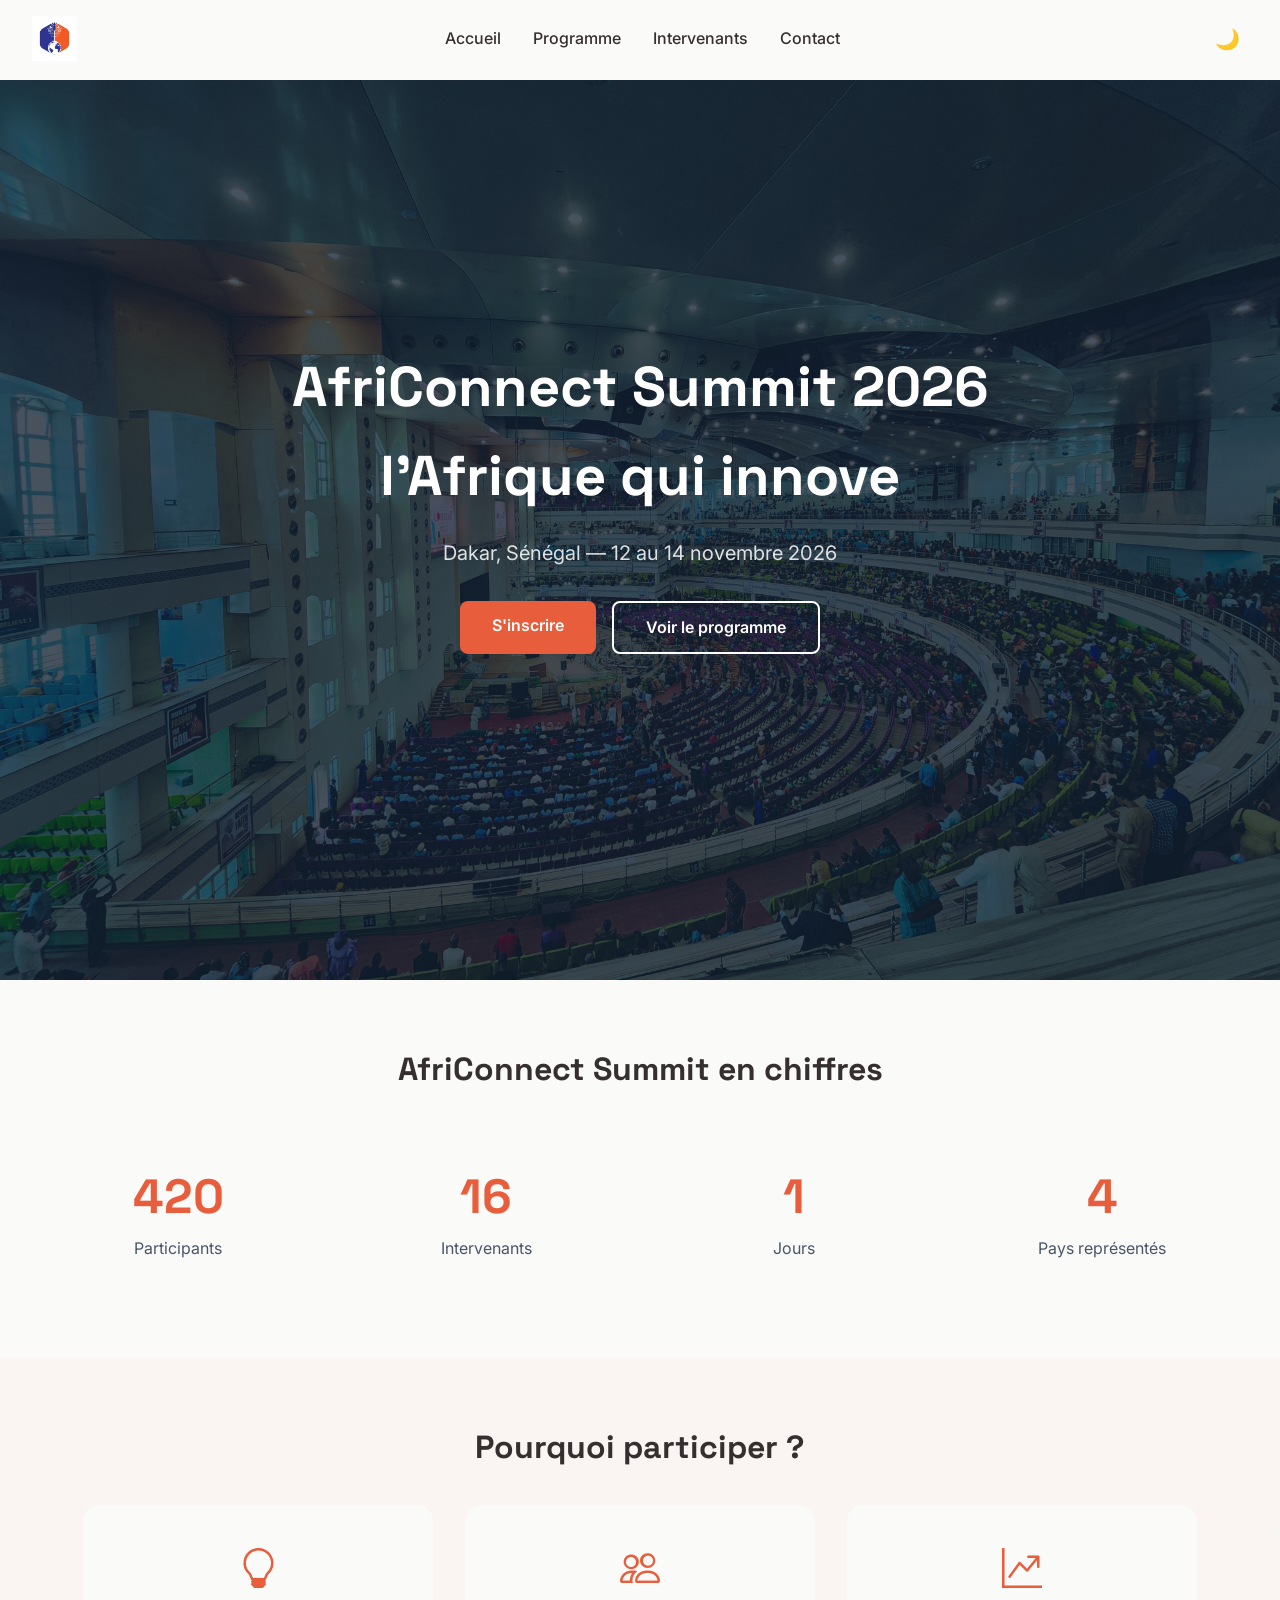
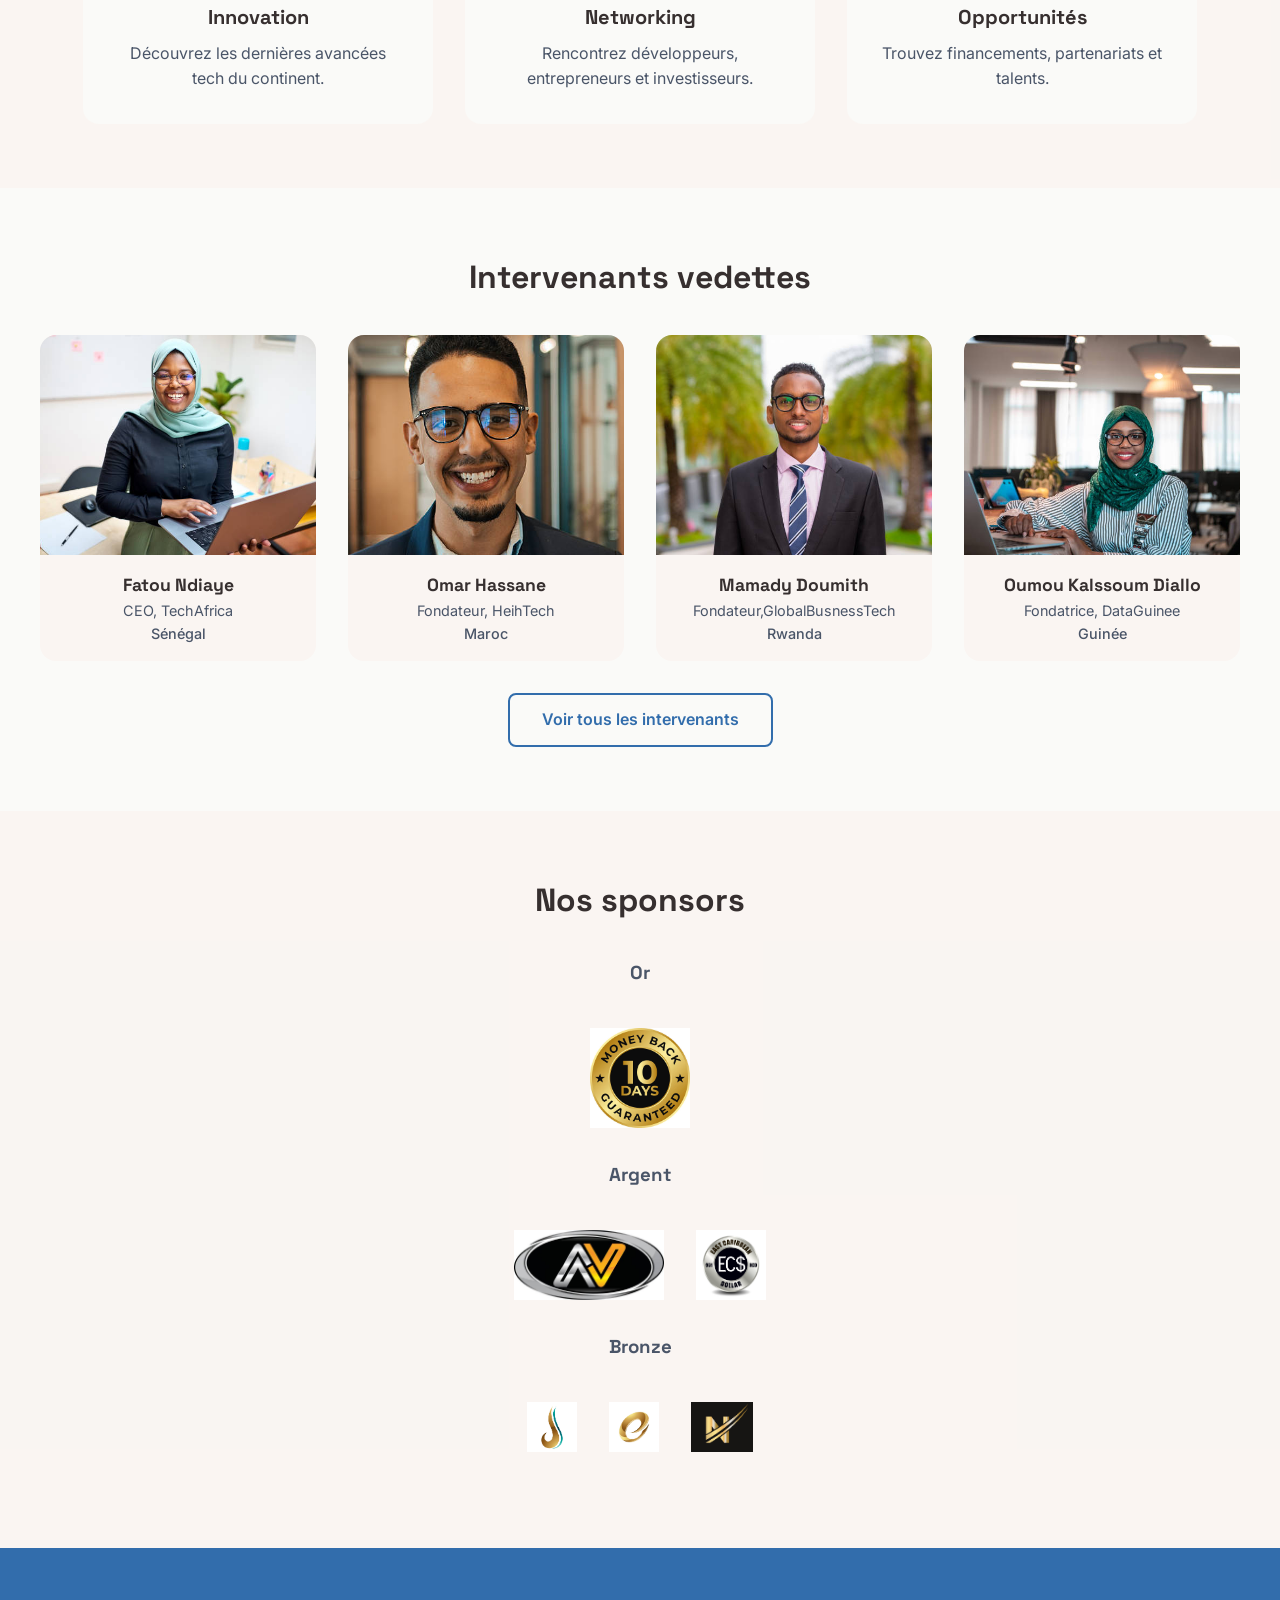
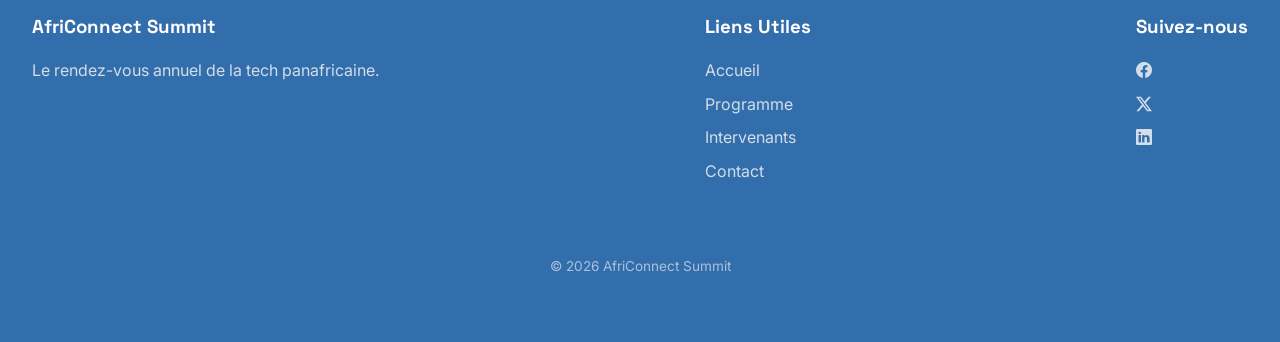
<file: index.html>
<!DOCTYPE html>
<html lang="fr">
<head>
    <meta charset="UTF-8">
    <meta name="viewport" content="width=device-width, initial-scale=1.0">
    <link rel="stylesheet" href="https://cdn.jsdelivr.net/npm/bootstrap-icons@1.11.3/font/bootstrap-icons.css">
    <link rel="preconnect" href="https://fonts.googleapis.com">
    <link rel="preconnect" href="https://fonts.gstatic.com" crossorigin>
    <link href="https://fonts.googleapis.com/css2?family=Space+Grotesk:wght@500;700&family=Inter:wght@400;500;600&display=swap" rel="stylesheet">
    <link rel="stylesheet" href="css/style.css">
    <title>AfriConnect Summit 2026 - Accueil</title>
</head>
<body>
  <header>
        <nav>
            <a href="index.html">
             <img src="images/LOGO.jpg" alt="Logo AfriConnect Summit 2026" class="logo">
            </a>

            <ul class="nav-links">
                <li><a href="index.html">Accueil</a></li>
                <li><a href="programme.html">Programme</a></li>
                <li><a href="intervenants.html">Intervenants</a></li>
                <li><a href="contact.html">Contact</a></li>
            </ul>

            <button id="theme-toggle" aria-label="Changer de thème">🌙</button>
            <button id="hamburger" aria-label="Ouvrir le menu">☰</button>
        </nav>
    </header>
    <main>
        <!-- SECTION HERO -->
        <section class="hero">
            <h1>AfriConnect Summit 2026  l'Afrique qui innove</h1>
            <p>Dakar, Sénégal — 12 au 14 novembre 2026</p>

            <div class="hero-buttons">
                <a href="contact.html" class="btn btn-primary">S'inscrire</a>
                <a href="programme.html" class="btn btn-secondary">Voir le programme</a>
            </div>

            <div class="countdown" id="countdown">
            </div>
        </section>
        <section class="stats">
    <h2>AfriConnect Summit en chiffres</h2>
    <div class="stats-grid">
        <div class="stat-item">
            <span class="stat-number" data-target="1200">0</span>
            <p>Participants</p>
        </div>
        <div class="stat-item">
            <span class="stat-number" data-target="48">0</span>
            <p>Intervenants</p>
        </div>
        <div class="stat-item">
            <span class="stat-number" data-target="3">0</span>
            <p>Jours</p>
        </div>
        <div class="stat-item">
            <span class="stat-number" data-target="14">0</span>
            <p>Pays représentés</p>
        </div>
    </div>
</section>

<section class="why-attend">
    <h2>Pourquoi participer ?</h2>
    <div class="why-grid">
        <article class="why-item">
            <i class="bi bi-lightbulb"></i>
            <h3>Innovation</h3>
            <p>Découvrez les dernières avancées tech du continent.</p>
        </article>
        <article class="why-item">
            <i class="bi bi-people"></i>
            <h3>Networking</h3>
            <p>Rencontrez développeurs, entrepreneurs et investisseurs.</p>
        </article>
        <article class="why-item">
            <i class="bi bi-graph-up-arrow"></i>
            <h3>Opportunités</h3>
            <p>Trouvez financements, partenariats et talents.</p>
        </article>
    </div>
</section>

<section class="speakers-preview">
    <h2>Intervenants vedettes</h2>
    <div class="speakers-grid">
        <article class="speaker-card">
            <img src="images/FatouCEO.jpg" alt="Photo de Fatou Ndiaye, intervenante">
            <h3>Fatou Ndiaye</h3>
            <p>CEO, TechAfrica</p>
            <p>Sénégal</p>
        </article>
        <article class="speaker-card">
            <img src="images/OmarMaroc2.jpg" alt="Photo de Omar Hassane, intervenant">
            <h3>Omar Hassane</h3>
            <p>Fondateur, HeihTech</p>
            <p>Maroc</p>
        </article>
          <article class="speaker-card">
            <img src="images/istockRwanda2.jpg" alt="Photo de Mamady Doumith, intervenant">
            <h3>Mamady Doumith</h3>
            <p>Fondateur,GlobalBusnessTech </p>
            <p>Rwanda</p>
        </article>
          <article class="speaker-card">
            <img src="images/Oumou2.jpg" alt="Photo de Oumou Kalssoum Diallo, intervenant">
            <h3>Oumou Kalssoum Diallo</h3>
            <p>Fondatrice, DataGuinee</p>
            <p>Guinée</p>
        </article>
        <!-- ajoute 2 autres articles similaires -->
    </div>
    <a href="intervenants.html" class="btn btn-secondary">Voir tous les intervenants</a>
</section>

<section class="sponsors">
    <h2>Nos sponsors</h2>
    <div class="sponsor-group sponsor-gold">
        <h3>Or</h3>
        <img src="images/OR.jpg" alt="Logo sponsor Or 1">
    </div>
    <div class="sponsor-group sponsor-silver">
        <h3>Argent</h3>
        <img src="images/Argent1.jpg" alt="Logo sponsor Argent 1">
        <img src="images/argent2.jpg" alt="Logo sponsor Argent 2">
    </div>
    <div class="sponsor-group sponsor-bronze">
        <h3>Bronze</h3>
        <img src="images/Bronze.jpg" alt="Logo sponsor Bronze 1">
        <img src="images/Bronze12.jpg" alt="Logo sponsor Bronze 2">
        <img src="images/Bronze3.jpg" alt="Logo sponsor Bronze 3">
    </div>
</section>
    </main>

    <footer>
        <div class="footer-col">
            <h3>AfriConnect Summit</h3>
            <p>Le rendez-vous annuel de la tech panafricaine.</p>
        </div>

        <div class="footer-col">
            <h3>Liens Utiles</h3>
            <ul>
                <li><a href="index.html">Accueil</a></li>
                <li><a href="programme.html">Programme</a></li>
                <li><a href="intervenants.html">Intervenants</a></li>
                <li><a href="contact.html">Contact</a></li>
            </ul>
        </div>

    <div class="footer-col">
    <h3>Suivez-nous</h3>
    <ul class="social-icons">
        <li><a href="#" aria-label="Facebook"><i class="bi bi-facebook"></i></a></li>
        <li><a href="#" aria-label="Twitter"><i class="bi bi-twitter-x"></i></a></li>
        <li><a href="#" aria-label="LinkedIn"><i class="bi bi-linkedin"></i></a></li>
    </ul>
</div>

        <p class="copyright">&copy; <span id="year"></span> AfriConnect Summit</p>

        <button id="back-to-top" aria-label="Retour en haut">↑</button>
    </footer>
    <script src="js/main.js"></script>
</body>
</html>
</file>
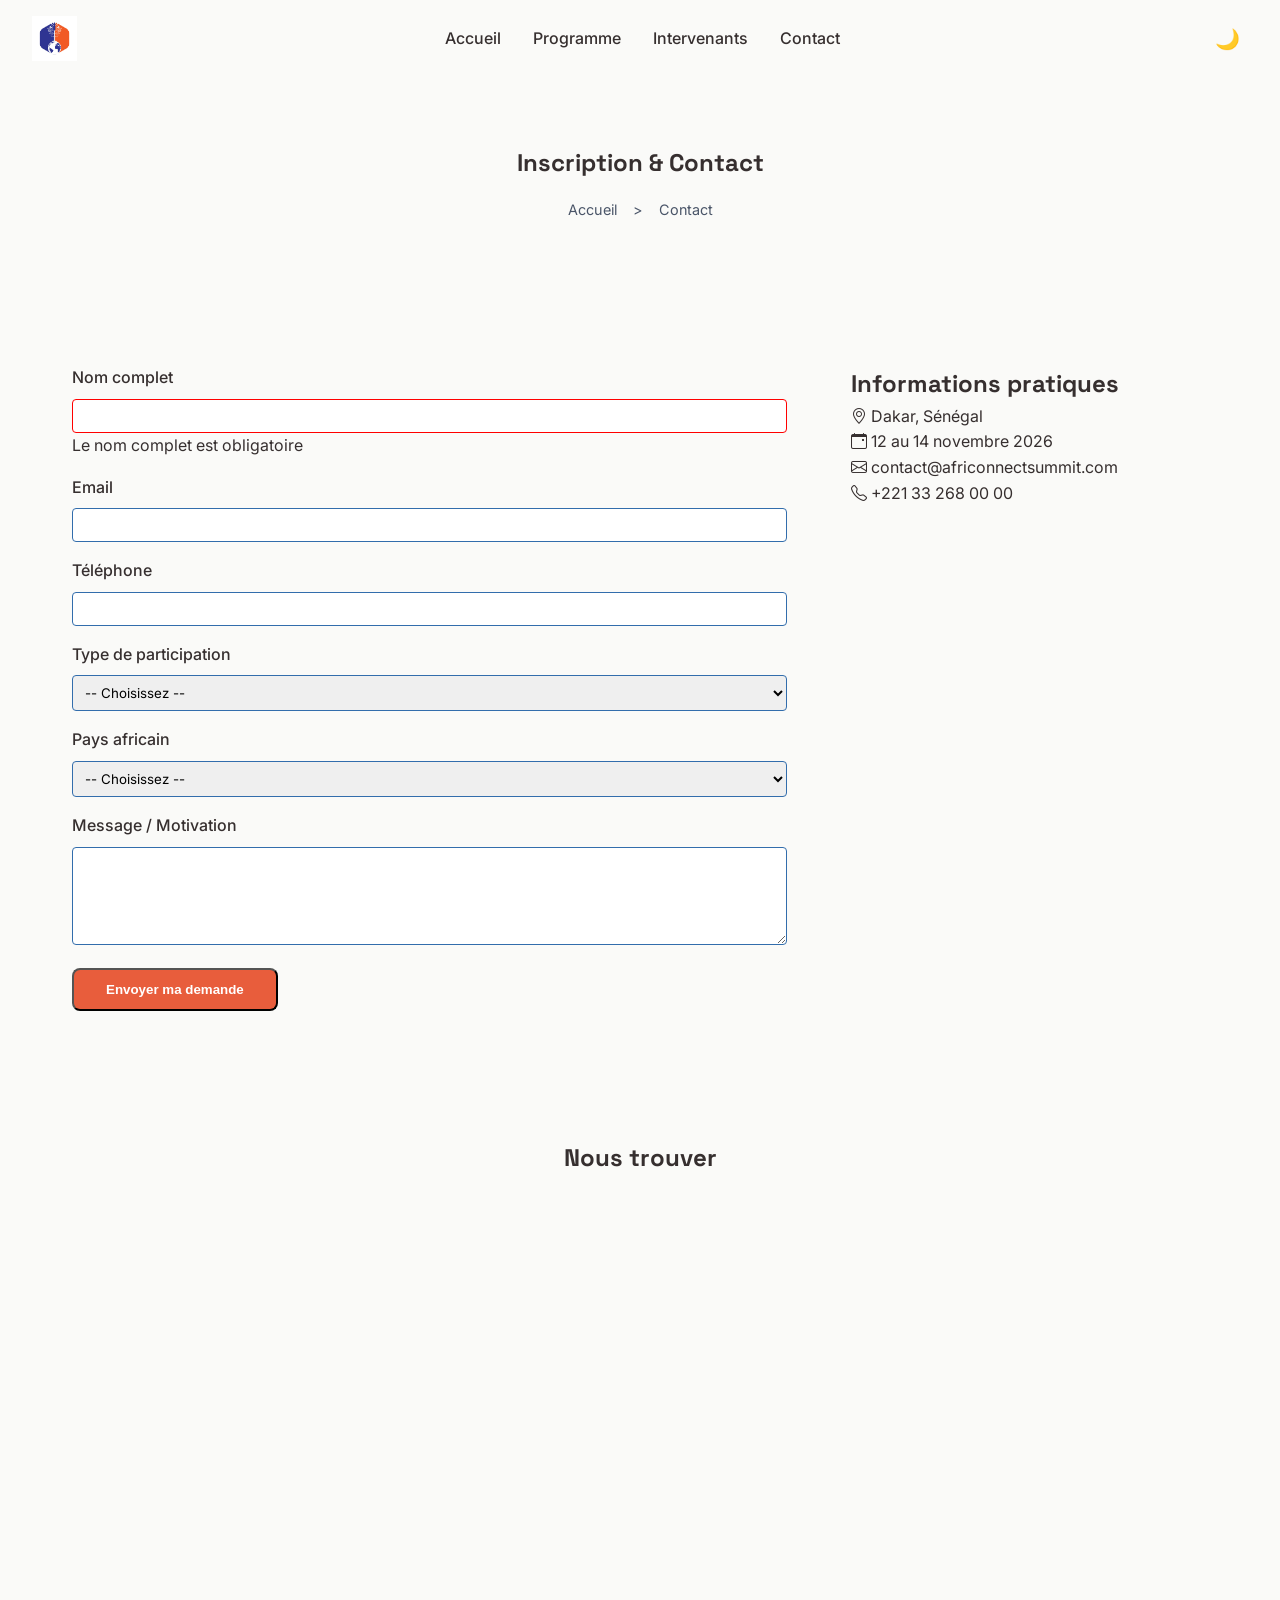
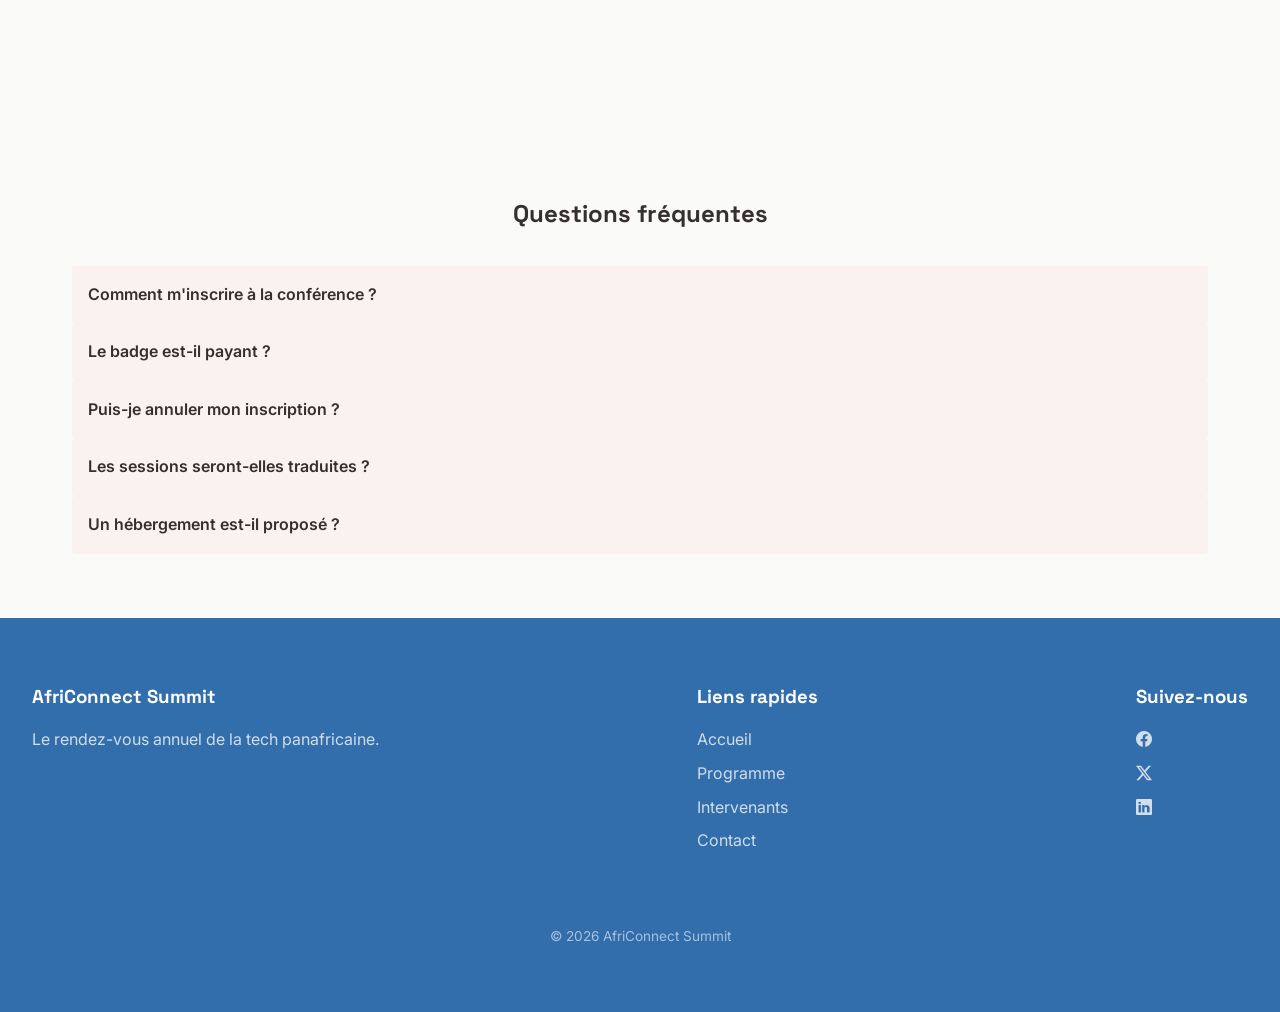
<file: contact.html>
<!DOCTYPE html>
<html lang="fr">
<head>
    <meta charset="UTF-8">
    <meta name="viewport" content="width=device-width, initial-scale=1.0">
    <link rel="stylesheet" href="https://cdn.jsdelivr.net/npm/bootstrap-icons@1.11.3/font/bootstrap-icons.css">
    <link rel="preconnect" href="https://fonts.googleapis.com">
    <link rel="preconnect" href="https://fonts.gstatic.com" crossorigin>
    <link href="https://fonts.googleapis.com/css2?family=Space+Grotesk:wght@500;700&family=Inter:wght@400;500;600&display=swap" rel="stylesheet">
    <link rel="stylesheet" href="css/style.css">
    <title>AfriConnect Summit 2026 - Inscription & Contact</title>
</head>
<body>
    <header>
        <nav>
            <a href="index.html">
             <img src="images/LOGO.jpg" alt="Logo AfriConnect Summit 2026" class="logo">
            </a>

            <ul class="nav-links">
                <li><a href="index.html">Accueil</a></li>
                <li><a href="programme.html">Programme</a></li>
                <li><a href="intervenants.html">Intervenants</a></li>
                <li><a href="contact.html">Contact</a></li>
            </ul>

            <button id="theme-toggle" aria-label="Changer de thème">🌙</button>
            <button id="hamburger" aria-label="Ouvrir le menu">☰</button>
        </nav>
    </header>

    <main>
        <!--  HERO INTERNE -->
        <section class="hero-interne">
            <h1>Inscription & Contact</h1>
            <nav aria-label="Fil d'Ariane">
                <a href="index.html">Accueil</a> &gt; <span>Contact</span>
            </nav>
        </section>

        <!-- FORMULAIRE + INFOS  -->
        <section class="contact-section">
            <form id="registration-form" class="registration-form" novalidate>
                <div class="form-group">
                    <label for="fullname">Nom complet</label>
                    <input type="text" id="fullname" name="fullname" required>
                    <span class="error-message"></span>
                </div>

                <div class="form-group">
                    <label for="email">Email</label>
                    <input type="email" id="email" name="email" required>
                    <span class="error-message"></span>
                </div>

                <div class="form-group">
                    <label for="phone">Téléphone</label>
                    <input type="tel" id="phone" name="phone" required>
                    <span class="error-message"></span>
                </div>

                <div class="form-group">
                    <label for="participation">Type de participation</label>
                    <select id="participation" name="participation" required>
                        <option value="">-- Choisissez --</option>
                        <option value="visiteur">Visiteur</option>
                        <option value="exposant">Exposant</option>
                        <option value="intervenant">Intervenant</option>
                        <option value="sponsor">Sponsor</option>
                    </select>
                    <span class="error-message"></span>
                </div>

                <div class="form-group">
                    <label for="country">Pays africain</label>
                    <select id="country" name="country" required>
                        <option value="">-- Choisissez --</option>
                        <option value="senegal">Sénégal</option>
                        <option value="cote-ivoire">Côte d'Ivoire</option>
                        <option value="ghana">Ghana</option>
                        <option value="nigeria">Nigéria</option>
                        <option value="cameroun">Cameroun</option>
                        <option value="kenya">Kenya</option>
                        <option value="maroc">Maroc</option>
                        <option value="burkina-faso">Burkina Faso</option>
                        <option value="mali">Mali</option>
                        <option value="guinee">Guinée</option>
                        <option value="rwanda">Rwanda</option>
                    </select>
                    <span class="error-message"></span>
                </div>

                <div class="form-group">
                    <label for="message">Message / Motivation</label>
                    <textarea id="message" name="message" rows="5" required></textarea>
                    <span class="error-message"></span>
                </div>

                <button type="submit" class="btn btn-primary">Envoyer ma demande</button>

                <div class="success-message" id="success-message"></div>
            </form>

            <aside class="contact-info">
                <h2>Informations pratiques</h2>
                <p><i class="bi bi-geo-alt"></i> Dakar, Sénégal</p>
                <p><i class="bi bi-calendar-event"></i> 12 au 14 novembre 2026</p>
                <p><i class="bi bi-envelope"></i> contact@africonnectsummit.com</p>
                <p><i class="bi bi-telephone"></i> +221 33 268 00 00</p>
            </aside>
        </section>
        
        <section class="map-section">
            <h2>Nous trouver</h2>
                <iframe src="https://www.google.com/maps/embed?pb=!1m18!1m12!1m3!1d123488.89531215838!2d-17.548226822671797!3d14.711009895952431!2m3!1f0!2f0!3f0!3m2!1i1024!2i768!4f13.1!3m3!1m2!1s0xec172f5b3c5bb71%3A0xb17c17d92d5db21f!2sDakar!5e0!3m2!1sfr!2ssn!4v1785166814682!5m2!1sfr!2ssn"
                 width="600" height="450" style="border:0;" allowfullscreen="" loading="lazy" referrerpolicy="strict-origin-when-cross-origin"></iframe>
        </section>

        <!-- FAQ ACCORDÉON CSS PUR -->
        <section class="faq-section">
            <h2>Questions fréquentes</h2>

            <div class="accordion">
                <div class="accordion-item">
                    <input type="checkbox" id="faq1" class="accordion-toggle">
                    <label for="faq1" class="accordion-header">Comment m'inscrire à la conférence ?</label>
                    <div class="accordion-content">
                        <p>Remplissez le formulaire ci-dessus avec vos informations et votre type de participation.</p>
                    </div>
                </div>

                <div class="accordion-item">
                    <input type="checkbox" id="faq2" class="accordion-toggle">
                    <label for="faq2" class="accordion-header">Le badge est-il payant ?</label>
                    <div class="accordion-content">
                        <p>L'inscription visiteur est gratuite, les formules exposant et sponsor sont payantes.</p>
                    </div>
            </div>

            <div class="accordion-item">
                   <input type="checkbox" id="faq3" class="accordion-toggle">
                   <label for="faq3" class="accordion-header">Puis-je annuler mon inscription ?</label>
                   <div class="accordion-content">
             <p>Oui, une annulation est possible jusqu'à 15 jours avant l'événement en nous contactant par email.</p>
    </div>
</div>

    <div class="accordion-item">
           <input type="checkbox" id="faq4" class="accordion-toggle">
           <label for="faq4" class="accordion-header">Les sessions seront-elles traduites ?</label>
           <div class="accordion-content">
    <p>Les sessions principales seront proposées en français et en anglais avec traduction simultanée.</p>
    </div>
    </div>

        <div class="accordion-item">
           <input type="checkbox" id="faq5" class="accordion-toggle">
           <label for="faq5" class="accordion-header">Un hébergement est-il proposé ?</label>
           <div class="accordion-content">
           <p>Nous proposons une liste d'hôtels partenaires à tarifs préférentiels, envoyée après inscription.</p>
        </div>
    </div>
 </div>
     </section>
    </main>
     <footer>
        <div class="footer-col">
            <h3>AfriConnect Summit</h3>
            <p>Le rendez-vous annuel de la tech panafricaine.</p>
        </div>

        <div class="footer-col">
            <h3>Liens rapides</h3>
            <ul>
                <li><a href="index.html">Accueil</a></li>
                <li><a href="programme.html">Programme</a></li>
                <li><a href="intervenants.html">Intervenants</a></li>
                <li><a href="contact.html">Contact</a></li>
            </ul>
        </div>

     <div class="footer-col">
    <h3>Suivez-nous</h3>
    <ul class="social-icons">
        <li><a href="#" aria-label="Facebook"><i class="bi bi-facebook"></i></a></li>
        <li><a href="#" aria-label="Twitter"><i class="bi bi-twitter-x"></i></a></li>
        <li><a href="#" aria-label="LinkedIn"><i class="bi bi-linkedin"></i></a></li>
    </ul>
</div>

        <p class="copyright">&copy; <span id="year"></span> AfriConnect Summit</p>

        <button id="back-to-top" aria-label="Retour en haut">↑</button>
    </footer>
    <script src="js/main.js"></script>
</body>
</html>
</file>
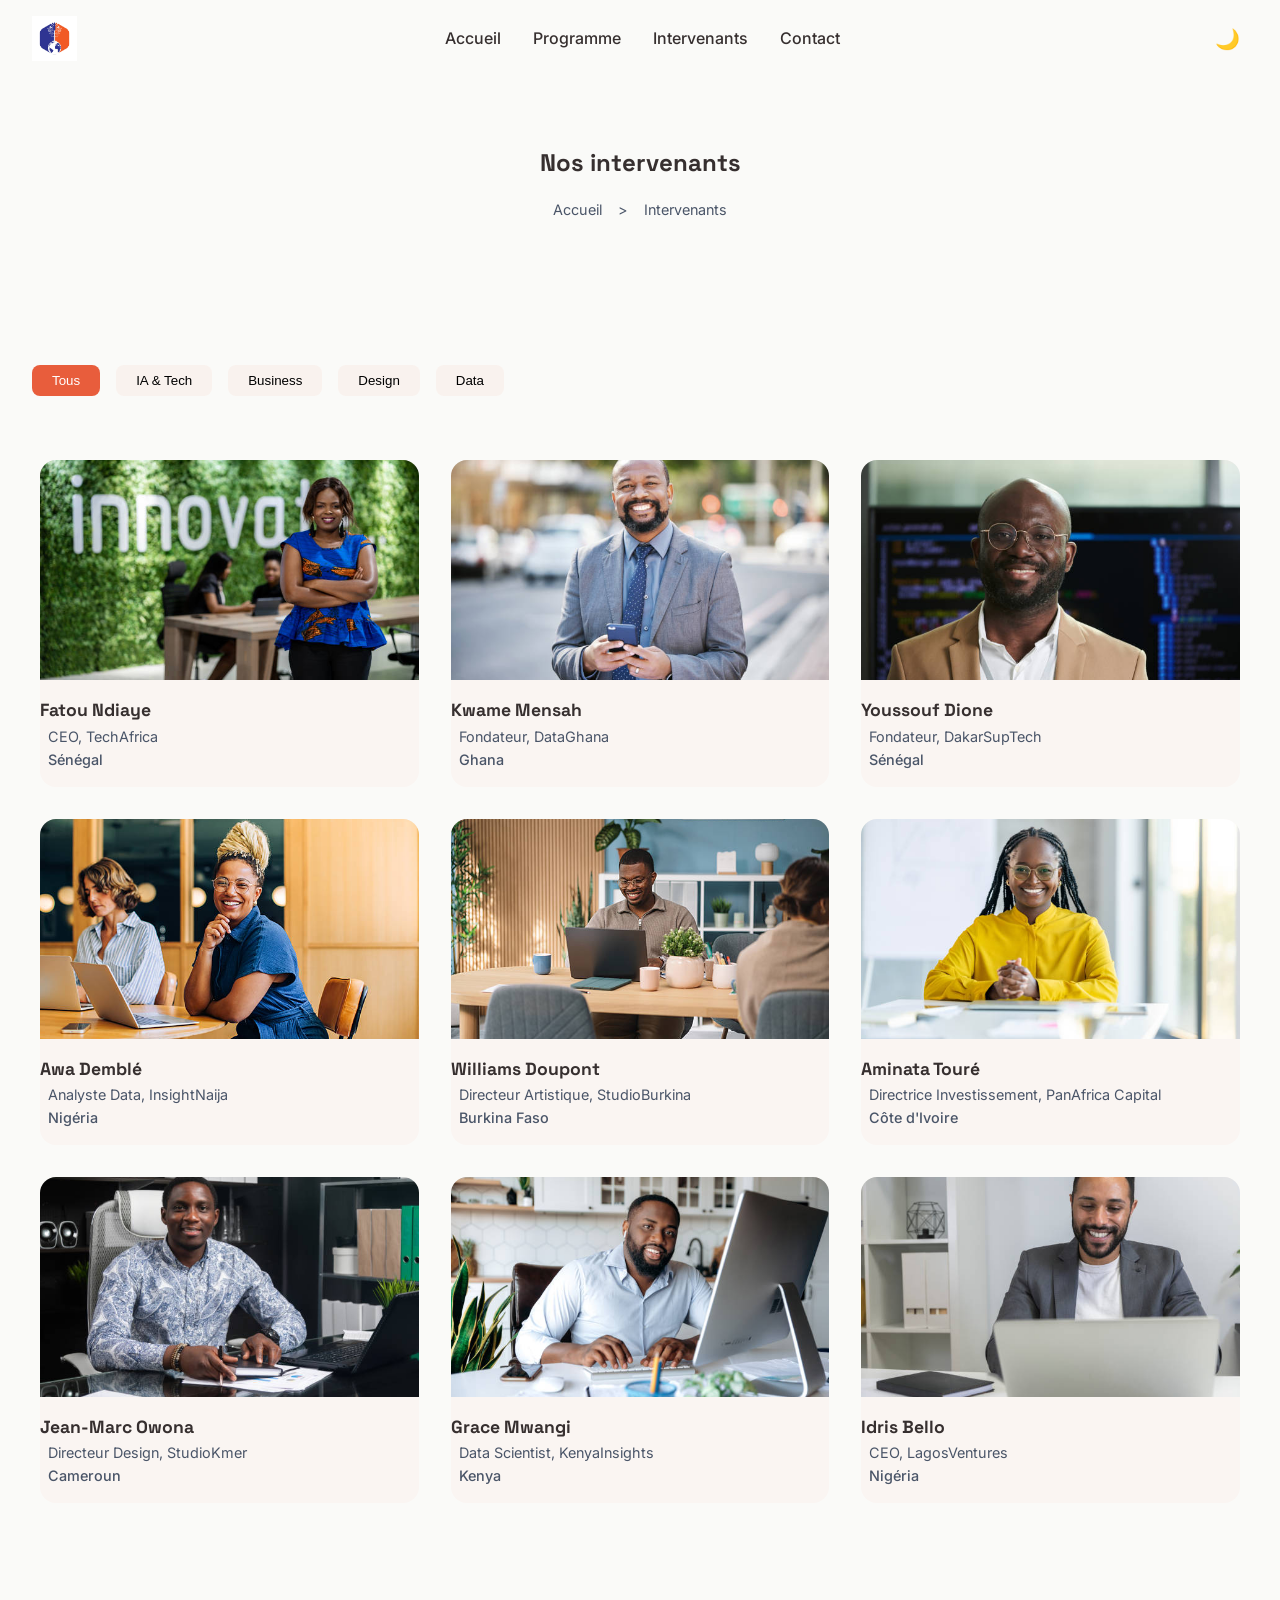
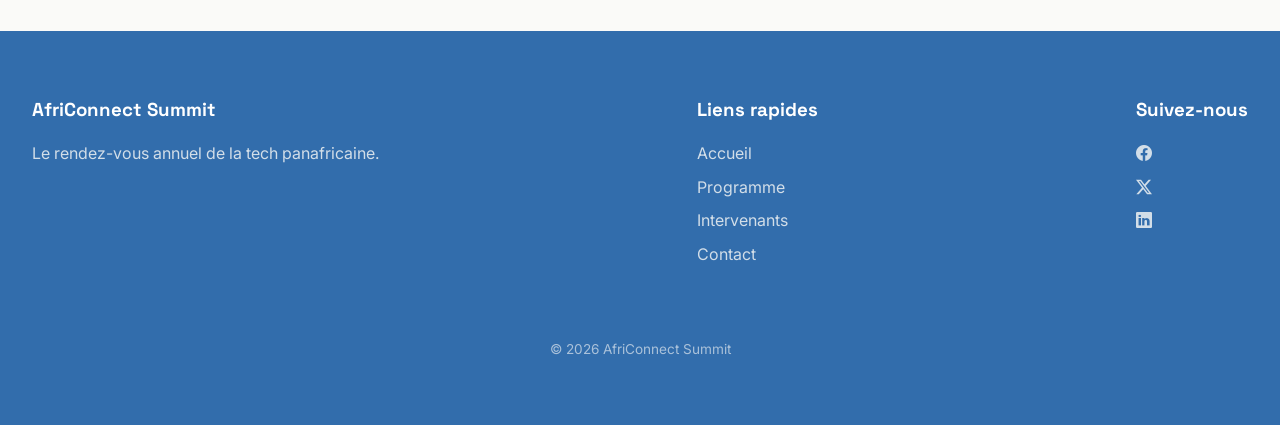
<file: intervenants.html>
<!DOCTYPE html>
<html lang="fr">
<head>
    <meta charset="UTF-8">
    <meta name="viewport" content="width=device-width, initial-scale=1.0">
    <link rel="stylesheet" href="https://cdn.jsdelivr.net/npm/bootstrap-icons@1.11.3/font/bootstrap-icons.css">
    <link rel="preconnect" href="https://fonts.googleapis.com">
    <link rel="preconnect" href="https://fonts.gstatic.com" crossorigin>
    <link href="https://fonts.googleapis.com/css2?family=Space+Grotesk:wght@500;700&family=Inter:wght@400;500;600&display=swap" rel="stylesheet">
    <link rel="stylesheet" href="css/style.css">
    <title>AfriConnect Summit 2026 - Intervenants</title>
</head>
<body>
    <header>
        <nav>
            <a href="index.html">
             <img src="images/LOGO.jpg" alt="Logo AfriConnect Summit 2026" class="logo">
            </a>

            <ul class="nav-links">
                <li><a href="index.html">Accueil</a></li>
                <li><a href="programme.html">Programme</a></li>
                <li><a href="intervenants.html">Intervenants</a></li>
                <li><a href="contact.html">Contact</a></li>
            </ul>

            <button id="theme-toggle" aria-label="Changer de thème">🌙</button>
            <button id="hamburger" aria-label="Ouvrir le menu">☰</button>
        </nav>
    </header>
    
    <main>
        <!--  HERO INTERNE  -->
        <section class="hero-interne">
            <h1>Nos intervenants</h1>
            <nav aria-label="Fil d'Ariane">
                <a href="index.html">Accueil</a> &gt; <span>Intervenants</span>
            </nav>
        </section>

        <!--  FILTRAGE DYNAMIQUE  -->
        <section class="speakers-page">
            <div class="filter-buttons">
                <button class="filter-btn active" data-filter="tous">Tous</button>
                <button class="filter-btn" data-filter="ia-tech">IA & Tech</button>
                <button class="filter-btn" data-filter="business">Business</button>
                <button class="filter-btn" data-filter="design">Design</button>
                <button class="filter-btn" data-filter="data">Data</button>
            </div>

            <!--  GRILLE D'INTERVENANTS  -->
            <div class="speakers-grid-full">
                <article class="speaker-card" data-category="ia-tech">
                    <img src="images/fatouCEOInterv2.jpg" alt="Photo de Fatou Ndiaye, intervenante">
                    <h3>Fatou Ndiaye</h3>
                    <p>CEO, TechAfrica</p>
                    <p>Sénégal</p>
                </article>

                <article class="speaker-card" data-category="business">
                    <img src="images/DataGhana2.jpg" alt="Photo de Kwame Mensah, intervenant">
                    <h3>Kwame Mensah</h3>
                    <p>Fondateur, DataGhana</p>
                    <p>Ghana</p>
                </article>
                <article class="speaker-card" data-category="ia-tech">
                    <img src="images/senegalDionex612.jpg" alt="Photo de Youssouf Dione, intervenant">
                    <h3>Youssouf Dione</h3>
                    <p>Fondateur, DakarSupTech</p>
                    <p>Sénégal</p>
                </article>
                <article class="speaker-card" data-category="data">
                    <img src="images/NegeriaAwa2.jpg" alt="Photo de Awa Demblé , intervenante">
                    <h3>Awa Demblé</h3>
                    <p>Analyste Data, InsightNaija</p>
                    <p>Nigéria</p>
                </article>
                <article class="speaker-card" data-category="design">
                    <img src="images/burkina2.jpg" alt="Photo de Williams Doupont, intervenant">
                    <h3>Williams Doupont</h3>
                    <p>Directeur Artistique, StudioBurkina</p>
                    <p>Burkina Faso</p>
                </article>
                <article class="speaker-card" data-category="business">
                    <img src="images/Guineennex612.jpg" alt="Photo de Aminata Touré, intervenante">
                    <h3>Aminata Touré</h3>
                    <p>Directrice Investissement, PanAfrica Capital</p>
                    <p>Côte d'Ivoire</p>
              </article>
            <article class="speaker-card" data-category="design">
              <img src="images/cameroun2.jpg" alt="Photo de Jean-Marc Owona, intervenant">
              <h3>Jean-Marc Owona</h3>
              <p>Directeur Design, StudioKmer</p>
              <p>Cameroun</p>
           </article>

            <article class="speaker-card" data-category="data">
                <img src="images/Kenya.jpg" alt="Photo de Grace Mwangi, intervenante">
                <h3>Grace Mwangi</h3>
                <p>Data Scientist, KenyaInsights</p>
                <p>Kenya</p>
           </article>

        <article class="speaker-card" data-category="business">
             <img src="images/Negeria.jpg" alt="Photo de Idris Bello, intervenant">
             <h3>Idris Bello</h3>
             <p>CEO, LagosVentures</p>
             <p>Nigéria</p>
        </article>                    
    </div>
    </section>
    </main>
    <footer>
        <div class="footer-col">
            <h3>AfriConnect Summit</h3>
            <p>Le rendez-vous annuel de la tech panafricaine.</p>
        </div>

        <div class="footer-col">
            <h3>Liens rapides</h3>
            <ul>
                <li><a href="index.html">Accueil</a></li>
                <li><a href="programme.html">Programme</a></li>
                <li><a href="intervenants.html">Intervenants</a></li>
                <li><a href="contact.html">Contact</a></li>
            </ul>
        </div>

     <div class="footer-col">
    <h3>Suivez-nous</h3>
    <ul class="social-icons">
        <li><a href="#" aria-label="Facebook"><i class="bi bi-facebook"></i></a></li>
        <li><a href="#" aria-label="Twitter"><i class="bi bi-twitter-x"></i></a></li>
        <li><a href="#" aria-label="LinkedIn"><i class="bi bi-linkedin"></i></a></li>
    </ul>
</div>
        <p class="copyright">&copy; <span id="year"></span> AfriConnect Summit</p>

        <button id="back-to-top" aria-label="Retour en haut">↑</button>
    </footer>
    <script src="js/main.js"></script>
</body>
</html>
</file>
<file: css/style.css>
:root {

    --color-primary: #E85D3C;
    --color-secondary: #326dac;
    --color-bg: #FAFAF8;
    --color-text: #362f2f;
    --color-text-secondary: #4A5568;

    --font-heading: 'Space Grotesk', sans-serif;
    --font-body: 'Inter', sans-serif;

    --spacing-sm: 0.5rem;
    --spacing-md: 1rem;
    --spacing-lg: 2rem;
    --spacing-xl: 4rem;

    --radius-sm: 4px;
    --radius-md: 8px;
    --radius-lg: 16px;
}

/* DARK MODE  */

 [data-theme="dark"] {
    --color-bg: #0D1B2A;
    --color-text: #FAFAF8;
    --color-secondary: #1A2A3A;
    --color-text-secondary: #B0B8C4;
    box-shadow: 0 4px 20px rgba(0,0,0,0.4);
}

* {
    margin: 0;
    padding: 0;
    box-sizing: border-box;
}

body {
    font-family: var(--font-body);
    background-color: var(--color-bg);
    color: var(--color-text);
    line-height: 1.6;
}

h1, h2, h3 {
    font-family: var(--font-heading);
}

a {
    text-decoration: none;
    color: inherit;
}

img {
    max-width: 100%;
    display: block;
}

ul {
    list-style: none;
}

/* NAVBAR */
header {
    position: fixed;
    top: 0;
    left: 0;
    width: 100%;
    background-color: var(--color-bg);
    z-index: 1000;
    transition: box-shadow 0.3s ease, background-color 0.3s ease;
}

header.scrolled {
    background-color: var(--color-secondary);
}

header.scrolled .logo,
header.scrolled .nav-links a,
header.scrolled #theme-toggle,
header.scrolled #hamburger {
    color: white;
}

nav {
    display: flex;
    align-items: center;
    justify-content: space-between;
    padding: var(--spacing-md) var(--spacing-lg);
    max-width: 1400px;
    margin: 0 auto;
}


.nav-links {
    display: flex;
    gap: var(--spacing-lg);
}

.nav-links a {
    font-weight: 500;
    transition: color 0.3s ease;
}

.nav-links a:hover {
    color: var(--color-primary);
}

#theme-toggle,
#hamburger {
    background: none;
    border: none;
    font-size: 1.25rem;
    cursor: pointer;
    padding: var(--spacing-sm);
}

#hamburger {
    display: none;
}

main {
    padding-top: 80px;
}

@media (max-width: 768px) {
    .nav-links {
        display: none;
    }
    #hamburger {
        display: block;
    }
    .stats-grid {
        grid-template-columns: repeat(2, 1fr);
    }
    .speakers-grid {
        grid-template-columns: repeat(2, 1fr);
    }
    .thematiques-grid {
        grid-template-columns: repeat(2, 1fr);
    }
    .speakers-grid-full {
        grid-template-columns: repeat(2, 1fr);
    }
    .contact-section {
        flex-direction: column;
    }
}
@media (max-width: 480px) {
    .stats-grid,
    .speakers-grid,
    .thematiques-grid,
    .speakers-grid-full {
        grid-template-columns: 1fr;
    }
}
/*  HERO */
.hero {
    min-height: 100vh;
    display: flex;
    flex-direction: column;
    justify-content: center;
    align-items: center;
    text-align: center;
    padding: var(--spacing-xl);
    background: linear-gradient(rgba(13, 27, 42, 0.75), rgba(13, 27, 42, 0.75)), url("../images/hero.jpg");
    background-size: cover;
    background-position: center;
    color: white;
}
.hero h1 {
    font-size: clamp(2rem, 5vw, 3.5rem);
    max-width: 800px;
    margin-bottom: var(--spacing-md);
}

.logo{
    height: 45px;
    width: auto;
}

.hero p {
    font-size: 1.25rem;
    color:  rgba(255, 255, 255, 0.85);
    margin-bottom: var(--spacing-lg);
}

.hero-buttons {
    display: flex;
    gap: var(--spacing-md);
    margin-bottom: var(--spacing-xl);
}

.btn {
    display: inline-block;
    padding: 0.75rem 2rem;
    border-radius: var(--radius-md);
    font-weight: 600;
    transition: transform 0.3s ease, box-shadow 0.3s ease;
}

.btn-primary {
    background-color: var(--color-primary);
    color: white;
}

.btn-secondary {
    background-color: transparent;
    border: 2px solid var(--color-secondary);
    color: var(--color-secondary);
}

.hero .btn-secondary {
    border-color: white;
    color: white;
}

.btn:hover {
    transform: translateY(-3px);
    box-shadow: 0 8px 20px rgba(0, 0, 0, 0.15);
}

.countdown {
    display: flex;
    gap: var(--spacing-md);
    font-family: var(--font-heading);
    font-size: 1.5rem;
    font-weight: 700;
    color: var(--color-primary);
}

/* CHIFFRES CLÉS  */
.stats {
    padding: var(--spacing-xl) var(--spacing-lg);
    text-align: center;
}

.stats h2 {
    font-size: 2rem;
    margin-bottom: var(--spacing-lg);
}

.stats-grid {
    display: grid;
    grid-template-columns: repeat(4, 1fr);
    gap: var(--spacing-lg);
    max-width: 1200px;
    margin: 0 auto;
}

.stat-item {
    padding: var(--spacing-lg);
}

.stat-number {
    display: block;
    font-family: var(--font-heading);
    font-size: 3rem;
    font-weight: 700;
    color: var(--color-primary);
}

.stat-item p {
    font-size: 1rem;
    color: var(--color-text-secondary);
}

/*  POURQUOI PARTICIPER  */
.why-attend {
    padding: var(--spacing-xl) var(--spacing-lg);
    text-align: center;
    background-color: rgba(232, 93, 60, 0.03);
}

.why-attend h2 {
    font-size: 2rem;
    margin-bottom: var(--spacing-lg);
}

.why-grid {
    display: flex;
    justify-content: center;
    gap: var(--spacing-lg);
    max-width: 1200px;
    margin: 0 auto;
    flex-wrap: wrap;
}

.why-item {
    flex: 1;
    min-width: 250px;
    max-width: 350px;
    padding: var(--spacing-lg);
    background-color: var(--color-bg);
    border-radius: var(--radius-lg);
    transition: transform 0.3s ease;
}

.why-item:hover {
    transform: translateY(-8px);
}

.why-item i {
    font-size: 2.5rem;
    color: var(--color-primary);
    margin-bottom: var(--spacing-md);
}

.why-item h3 {
    font-size: 1.25rem;
    margin-bottom: var(--spacing-sm);
}

.why-item p {
    color: var(--color-text-secondary);
}

/* INTERVENANTS VEDETTES  */
.speakers-preview {
    padding: var(--spacing-xl) var(--spacing-lg);
    text-align: center;
}

.speakers-preview h2 {
    font-size: 2rem;
    margin-bottom: var(--spacing-lg);
}

.speakers-grid {
    display: grid;
    grid-template-columns: repeat(4, 1fr);
    gap: var(--spacing-lg);
    max-width: 1200px;
    margin: 0 auto var(--spacing-lg);
}

.speaker-card {
    background-color: rgba(232, 93, 60, 0.03);
    border-radius: var(--radius-lg);
    overflow: hidden;
    transition: transform 0.3s ease, box-shadow 0.3s ease;
}

.speaker-card:hover {
    transform: translateY(-6px);
    box-shadow: 0 10px 25px rgba(0, 0, 0, 0.1);
}

.speaker-card img {
    width: 100%;
    height: 220px;
    object-fit: cover;
}

.speaker-card h3 {
    margin-top: var(--spacing-md);
    font-size: 1.1rem;
}

.speaker-card p {
    padding: 0 var(--spacing-sm);
    color: var(--color-text-secondary);
    font-size: 0.9rem;
}

.speaker-card p:last-child {
    padding-bottom: var(--spacing-md);
    font-weight: 500;
}

/* ===== SPONSORS ===== */
.sponsors {
    padding: var(--spacing-xl) var(--spacing-lg);
    text-align: center;
    background-color: rgba(232, 93, 60, 0.03);
}

.sponsors h2 {
    font-size: 2rem;
    margin-bottom: var(--spacing-lg);
}

.sponsor-group {
    display: flex;
    justify-content: center;
    align-items: center;
    gap: var(--spacing-lg);
    flex-wrap: wrap;
    margin-bottom: var(--spacing-lg);
}

.sponsor-group h3 {
    width: 100%;
    margin-bottom: var(--spacing-sm);
    color: var(--color-text-secondary);
}

.sponsor-gold img {
    height: 100px;
}

.sponsor-silver img {
    height: 70px;
}

.sponsor-bronze img {
    height: 50px;
}

/*  FOOTER  */
footer {
    display: flex;
    flex-wrap: wrap;
    justify-content: space-between;
    gap: var(--spacing-lg);
    padding: var(--spacing-xl) var(--spacing-lg);
    background-color: var(--color-secondary);
    color: var(--color-bg);
    position: relative;
}

.footer-col h3 {
    margin-bottom: var(--spacing-md);
    color: white;
}

.footer-col ul li {
    margin-bottom: var(--spacing-sm);
}

.footer-col a {
    color: rgba(250, 250, 248, 0.8);
    transition: color 0.3s ease;
}

.footer-col a:hover {
    color: var(--color-primary);
}
.footer-col p {
    color: rgba(250, 250, 248, 0.8);
}

.copyright {
    width: 100%;
    text-align: center;
    padding-top: var(--spacing-lg);
    font-size: 0.85rem;
    color: rgba(250, 250, 248, 0.6);
}

#back-to-top {
    position: fixed;
    bottom: var(--spacing-lg);
    right: var(--spacing-lg);
    width: 45px;
    height: 45px;
    border-radius: 50%;
    background-color: var(--color-primary);
    color: white;
    border: none;
    font-size: 1.25rem;
    cursor: pointer;
    display: none; 
}

.tabs-buttons {
    display: flex;
    gap: var(--spacing-md);
    margin-bottom: var(--spacing-lg);
}

/* Page Programme */


.thematiques {
    padding: var(--spacing-xl) var(--spacing-lg);
    max-width: 1200px;
    margin: 0 auto;
}

.thematiques h2 {
    margin-bottom: var(--spacing-lg);
}

.thematiques {
    padding: var(--spacing-xl) var(--spacing-lg);
    max-width: 1200px;
    margin: 0 auto;
}

.programme-tabs {
    padding: var(--spacing-xl) var(--spacing-lg);
    max-width: 1200px;
    margin: 0 auto;
}

.tab-content {
    display: none;
}

.tab-content.active {
    display: block;
}

.tab-btn {
    padding: 0.5rem 1.25rem;
    border: none;
    border-radius: var(--radius-md);
    background-color: rgba(232, 93, 60, 0.05);
    font-weight: 500;
    cursor: pointer;
    transition: background-color 0.3s ease, color 0.3s ease;
}
.tab-btn.active {
    background-color: var(--color-primary);
    color: white;
}

table {
    width: 100%;
    border-collapse: collapse;
    margin-bottom: var(--spacing-xl);
}

th, td {
    padding: var(--spacing-sm);
    text-align: left;
}

thead {
    background-color: var(--color-secondary);
    color: white;
}

.faq-section {
    padding: var(--spacing-xl) var(--spacing-lg);
    max-width: 1200px;
    margin: 0 auto;
}

.faq-section h2 {
    text-align: center;
    margin-bottom: var(--spacing-lg);
}

tbody tr:nth-child(even) {
    background-color: rgba(232,93,60,0.03);
}
.thematiques-grid {
    display: grid;
    grid-template-columns: repeat(2, 1fr);
    gap: var(--spacing-lg);
    max-width: 1200px;
    margin: 0 auto;
}
.thematique-item i {
    font-size: 2.5rem;
    color: var(--color-primary);
    margin-bottom:var(--spacing-md);
}
.speakers-grid-full {
    display:grid;
    grid-template-columns: repeat(3, 1fr);
    gap: var(--spacing-lg);
    max-width: 1200px;
    margin: var(--spacing-xl) auto;
}
.filter-buttons {
    display: flex;
    gap: var(--spacing-md);
    margin-bottom: var(--spacing-lg);
    flex-wrap: wrap;
}

.filter-btn {
    padding: 0.5rem 1.25rem;
    border: none;
    border-radius: var(--radius-md);
    background-color: rgba(232, 93, 60, 0.05);
    font-weight: 500;
    cursor: pointer;
    transition: background-color 0.3s ease, color 0.3s ease;
}

.filter-btn.active {
    background-color: var(--color-primary);
    color: white;
}

.hero-interne {
    text-align:center;
    padding: var(--spacing-xl) var(--spacing-lg);
}
.hero-interne nav {
    display: flex;
    gap:var(--spacing-md);
    justify-content:center;
    font-size: 0.9rem;
    color: var(--color-text-secondary);
}
.speakers-page {
    padding: var(--spacing-xl) var(--spacing-lg);
}

/* Page Contact */

.contact-section {
    display: flex;
    gap: var(--spacing-xl);
    padding: var(--spacing-xl) var(--spacing-lg);
    max-width: 1200px;
    margin: 0 auto;
}

.registration-form {
    flex:2 ;
}

.contact-info {
    flex: 1;
}

.form-group {
    margin-bottom: var(--spacing-md);
}

.form-group label {
    display: block;
    margin-bottom: var(--spacing-sm);
    font-weight: 500;
}

.form-group input,
.form-group select,
.form-group textarea {
    width: 100%;
    padding: var(--spacing-sm);
    border: 1px solid var(--color-secondary);
    border-radius: var(--radius-sm);
    font-family: var(--font-body);
}
.accordion-toggle {
    display: none;
}

.accordion-header {
    display: block;
    padding: var(--spacing-md);
    background-color: rgba(232, 93, 60, 0.05);
    cursor: pointer;
    font-weight: 600;
    border-radius: var(--radius-sm);
}

.accordion-content {
    max-height: 0;
    overflow: hidden;
    transition: max-height 0.3s ease;
    padding: 0 var(--spacing-md);
}

.accordion-toggle:checked ~ .accordion-content {
    max-height:200px;
    padding: var(--spacing-md);
}

.map-section {
    padding: var(--spacing-xl) var(--spacing-lg);
    max-width: 1200px;
    margin: 0 auto;
}

.map-section h2 {
    margin-bottom: var(--spacing-lg);
    text-align: center;
}

.map-section iframe {
    width: 100%;
    border-radius: var(--radius-lg);
}

.success-message {
    display: none;
    background-color: rgba(34, 197, 94, 0.1);
    color: #22c55e;
    padding: var(--spacing-md);
    border-radius: var(--radius-sm);
    margin-top: var(--spacing-md);
    font-weight: 500;
}
</file>
